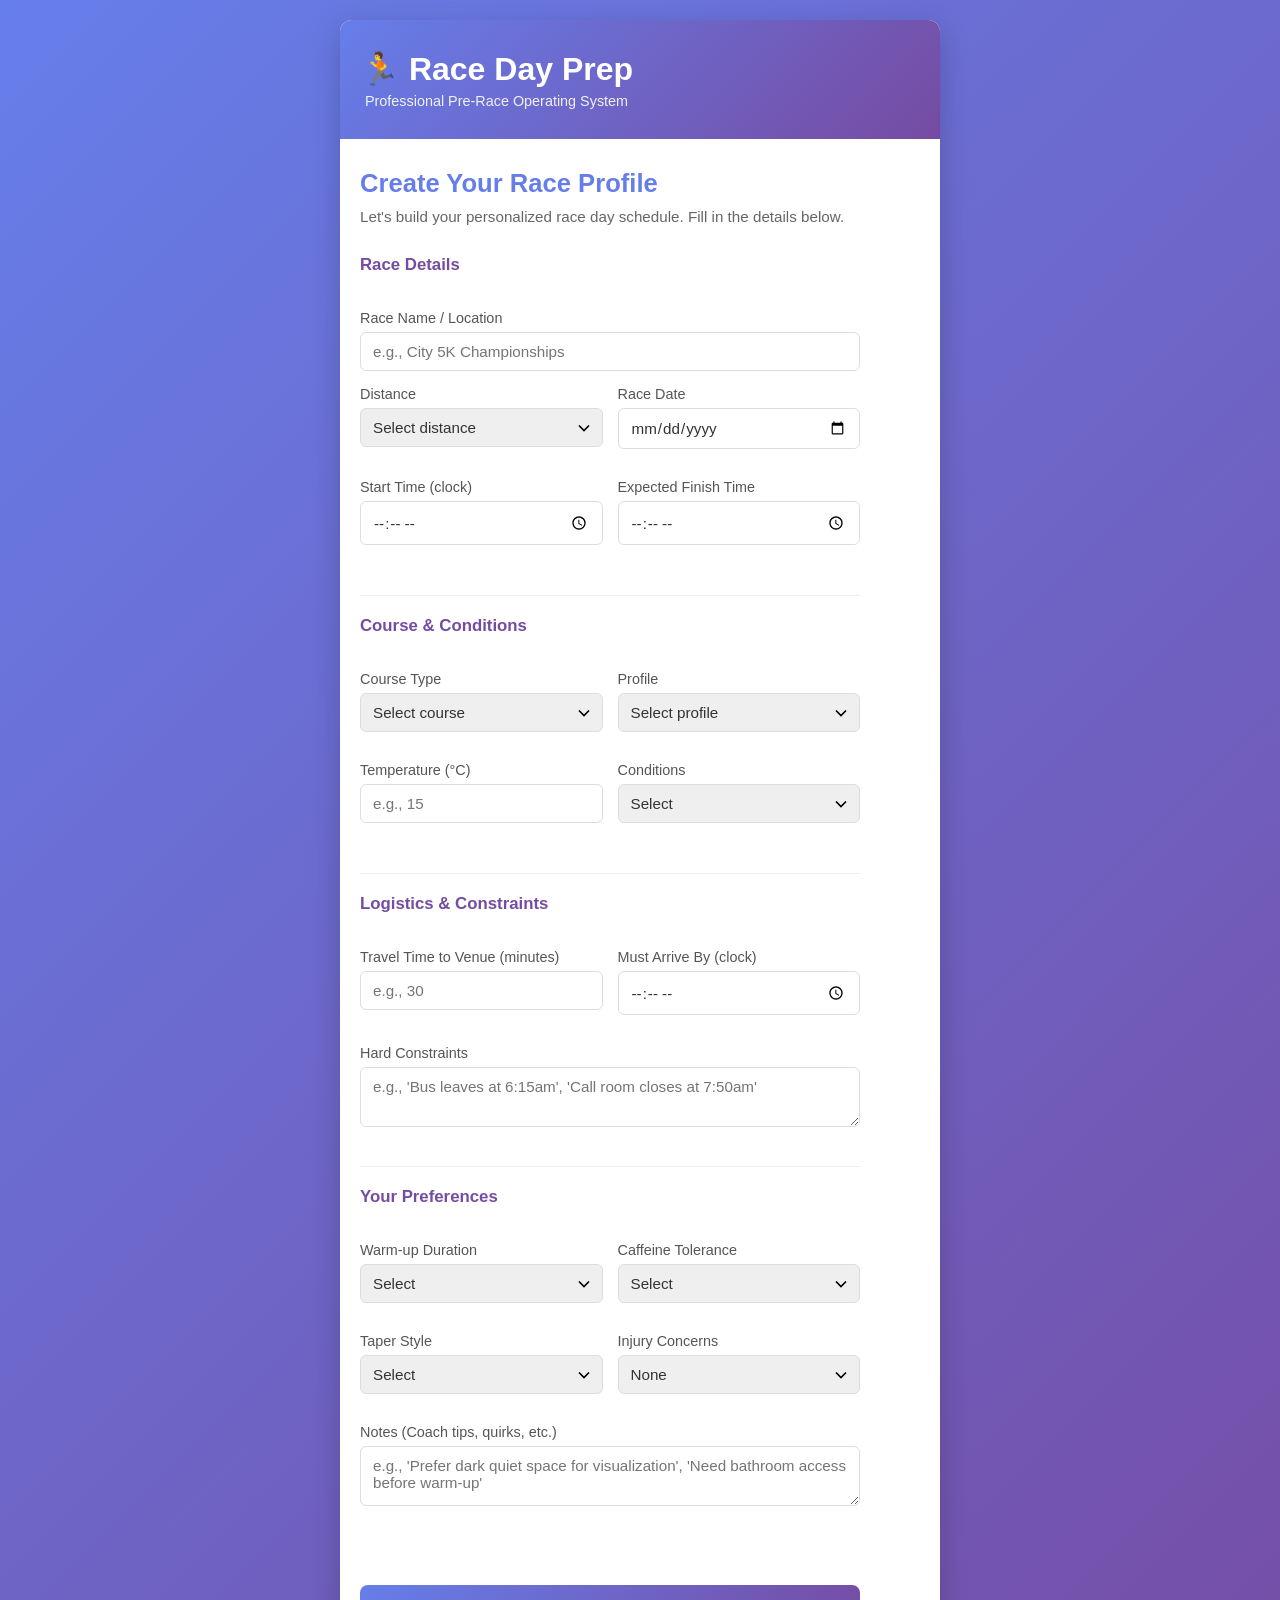
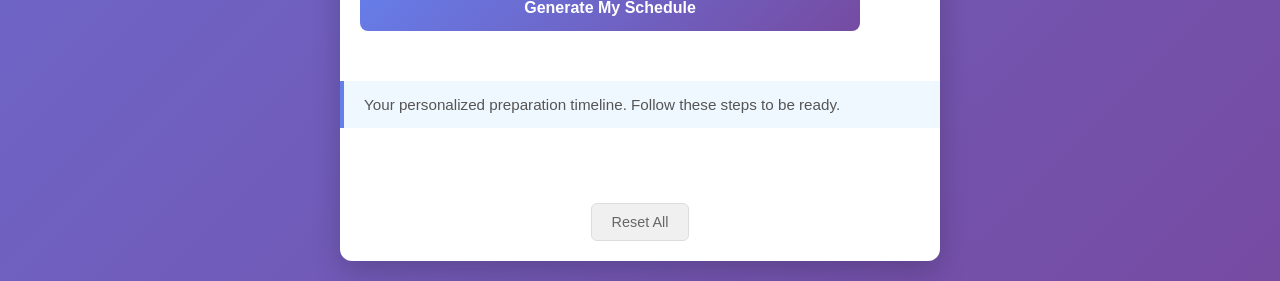
<file: index.html>
<!DOCTYPE html>
<html lang="en">
<head>
    <meta charset="UTF-8">
    <meta name="viewport" content="width=device-width, initial-scale=1.0">
    <title>Race Day Prep - Track Athletics</title>
    <link rel="stylesheet" href="styles.css">
</head>
<body>
    <div class="container">
        <header>
            <div style="display: flex; justify-content: space-between; align-items: center;">
                <div>
                    <h1>🏃 Race Day Prep</h1>
                    <p class="subtitle">Professional Pre-Race Operating System</p>
                </div>
                <div id="test-mode-badge" style="display: none; background: #fbbf24; padding: 8px 16px; border-radius: 20px; font-weight: 600; font-size: 0.9em; color: #78350f;">
                    🧪 TEST MODE
                </div>
            </div>
        </header>

        <!-- Setup Screen (Initial Profile Creation) -->
        <div id="setup-screen" class="setup-screen">
            <div class="setup-content">
                <h2>Create Your Race Profile</h2>
                <p class="setup-intro">Let's build your personalized race day schedule. Fill in the details below.</p>

                <form id="profile-form">
                    <!-- Race Basics -->
                    <fieldset class="form-section">
                        <legend>Race Details</legend>

                        <div class="form-group">
                            <label for="race-name">Race Name / Location</label>
                            <input type="text" id="race-name" name="raceName" placeholder="e.g., City 5K Championships" required>
                        </div>

                        <div class="form-row">
                            <div class="form-group">
                                <label for="race-distance">Distance</label>
                                <select id="race-distance" name="distance" required>
                                    <option value="">Select distance</option>
                                    <option value="50m">50m</option>
                                    <option value="60m">60m</option>
                                    <option value="100m">100m</option>
                                    <option value="200m">200m</option>
                                    <option value="800m">800m</option>
                                    <option value="1500m">1500m</option>
                                </select>
                            </div>

                            <div class="form-group">
                                <label for="race-date">Race Date</label>
                                <input type="date" id="race-date" name="date" required>
                            </div>
                        </div>

                        <div class="form-row">
                            <div class="form-group">
                                <label for="race-start-time">Start Time (clock)</label>
                                <input type="time" id="race-start-time" name="startTime" required>
                            </div>

                            <div class="form-group">
                                <label for="race-goal-time">Expected Finish Time</label>
                                <input type="time" id="race-goal-time" name="goalTime" placeholder="Optional">
                            </div>
                        </div>
                    </fieldset>

                    <!-- Course & Conditions -->
                    <fieldset class="form-section">
                        <legend>Course & Conditions</legend>

                        <div class="form-row">
                            <div class="form-group">
                                <label for="course-type">Course Type</label>
                                <select id="course-type" name="courseType" required>
                                    <option value="">Select course</option>
                                    <option value="track">Track</option>
                                    <option value="road">Road</option>
                                    <option value="trail">Trail</option>
                                    <option value="mixed">Mixed</option>
                                </select>
                            </div>

                            <div class="form-group">
                                <label for="course-profile">Profile</label>
                                <select id="course-profile" name="courseProfile" required>
                                    <option value="">Select profile</option>
                                    <option value="flat">Flat</option>
                                    <option value="rolling">Rolling Hills</option>
                                    <option value="mountainous">Mountainous</option>
                                </select>
                            </div>
                        </div>

                        <div class="form-row">
                            <div class="form-group">
                                <label for="weather-temp">Temperature (°C)</label>
                                <input type="number" id="weather-temp" name="weatherTemp" placeholder="e.g., 15" min="-10" max="40">
                            </div>

                            <div class="form-group">
                                <label for="weather-conditions">Conditions</label>
                                <select id="weather-conditions" name="weatherConditions">
                                    <option value="">Select</option>
                                    <option value="sunny">Sunny</option>
                                    <option value="cloudy">Cloudy</option>
                                    <option value="rain">Rain</option>
                                    <option value="windy">Windy</option>
                                </select>
                            </div>
                        </div>
                    </fieldset>

                    <!-- Logistics -->
                    <fieldset class="form-section">
                        <legend>Logistics & Constraints</legend>

                        <div class="form-row">
                            <div class="form-group">
                                <label for="travel-time">Travel Time to Venue (minutes)</label>
                                <input type="number" id="travel-time" name="travelTime" placeholder="e.g., 30" min="0" max="180" required>
                            </div>

                            <div class="form-group">
                                <label for="arrival-time">Must Arrive By (clock)</label>
                                <input type="time" id="arrival-time" name="arrivalTime" placeholder="Optional">
                            </div>
                        </div>

                        <div class="form-group">
                            <label for="hard-constraints">Hard Constraints</label>
                            <textarea id="hard-constraints" name="hardConstraints" placeholder="e.g., 'Bus leaves at 6:15am', 'Call room closes at 7:50am'" rows="2"></textarea>
                        </div>
                    </fieldset>

                    <!-- Athlete Profile -->
                    <fieldset class="form-section">
                        <legend>Your Preferences</legend>

                        <div class="form-row">
                            <div class="form-group">
                                <label for="warmup-duration">Warm-up Duration</label>
                                <select id="warmup-duration" name="warmupDuration" required>
                                    <option value="">Select</option>
                                    <option value="short">Short (20-30 min)</option>
                                    <option value="medium">Medium (45-60 min)</option>
                                    <option value="long">Long (60-90 min)</option>
                                </select>
                            </div>

                            <div class="form-group">
                                <label for="caffeine">Caffeine Tolerance</label>
                                <select id="caffeine" name="caffeineTolerance" required>
                                    <option value="">Select</option>
                                    <option value="none">None</option>
                                    <option value="1cup">1 cup coffee</option>
                                    <option value="2plus">2+ cups</option>
                                </select>
                            </div>
                        </div>

                        <div class="form-row">
                            <div class="form-group">
                                <label for="taper">Taper Style</label>
                                <select id="taper" name="taperPreference" required>
                                    <option value="">Select</option>
                                    <option value="rest">Complete rest</option>
                                    <option value="easy">Easy run</option>
                                    <option value="mobility">Light mobility only</option>
                                </select>
                            </div>

                            <div class="form-group">
                                <label for="injuries">Injury Concerns</label>
                                <select id="injuries" name="injuryConcerns">
                                    <option value="">None</option>
                                    <option value="ankle">Ankle</option>
                                    <option value="knee">Knee</option>
                                    <option value="hamstring">Hamstring</option>
                                    <option value="other">Other</option>
                                </select>
                            </div>
                        </div>

                        <div class="form-group">
                            <label for="notes">Notes (Coach tips, quirks, etc.)</label>
                            <textarea id="notes" name="notes" placeholder="e.g., 'Prefer dark quiet space for visualization', 'Need bathroom access before warm-up'" rows="2"></textarea>
                        </div>
                    </fieldset>

                    <button type="submit" class="btn-primary">Generate My Schedule</button>
                </form>
            </div>
        </div>

        <!-- Profile Summary (Shows after setup) -->
        <div id="profile-summary" class="profile-summary" style="display: none;">
            <div class="profile-card">
                <div class="profile-info">
                    <div class="profile-header">
                        <h3 id="summary-race-name">Race Name</h3>
                        <p id="summary-race-details">Distance • Date • Time</p>
                    </div>
                    <button id="edit-profile-btn" class="btn-edit">Edit Profile</button>
                </div>
                <div class="profile-status">
                    <p class="status-text">✅ Schedule Generated</p>
                </div>
            </div>
        </div>

        <div class="tab-container">
            <button class="tab-button active" data-tab="day-before">Day Before</button>
            <button class="tab-button" data-tab="race-day">Race Day</button>
            <button class="tab-button" data-tab="day-after">Recovery</button>
        </div>

        <!-- Day Before Tab -->
        <div id="day-before" class="tab-content active">
            <div class="timeline-intro">
                <p>Your personalized preparation timeline. Follow these steps to be ready.</p>
            </div>
            <!-- Timeline will be populated by JavaScript -->
            <div id="day-before-timeline" class="timeline-container"></div>
        </div>

        <!-- Race Day Tab -->
        <div id="race-day" class="tab-content">
            <!-- Start Race Day Button -->
            <div id="start-race-day-section" style="padding: 20px; text-align: center; border-bottom: 1px solid #eee;">
                <button id="start-race-day-btn" class="btn-start-race-day" style="display: none;">
                    🟢 START RACE DAY
                </button>
                <p id="race-day-status" style="color: #666; font-size: 0.9em; margin-top: 10px; display: none;">Race day in progress...</p>
            </div>

            <!-- Live Clock & Current Activity (Hidden until race day starts) -->
            <div id="live-clock-section" style="display: none; padding: 20px; background: linear-gradient(135deg, #667eea 0%, #764ba2 100%); color: white; border-bottom: 2px solid #667eea;">
                <div style="font-size: 1.3em; margin-bottom: 15px; font-weight: 600;">
                    🕐 <span id="live-clock-time">00:00 AM</span>
                </div>

                <div style="background: rgba(255,255,255,0.2); padding: 15px; border-radius: 8px; margin-bottom: 15px;">
                    <div style="font-size: 0.9em; opacity: 0.9; margin-bottom: 5px;">🟢 DOING NOW:</div>
                    <div style="font-size: 1.1em; font-weight: 600; margin-bottom: 10px;" id="current-activity-label">Wake Up</div>
                    <div style="font-size: 0.85em; opacity: 0.95; margin-bottom: 5px;" id="current-activity-desc">Light mobility, first drink of water</div>
                    <div style="font-size: 0.8em; opacity: 0.8;" id="current-activity-time">T-180 min</div>
                </div>

                <div style="background: rgba(255,255,255,0.15); padding: 12px; border-radius: 8px; margin-bottom: 15px;">
                    <div style="font-size: 0.85em; opacity: 0.9;">⏭️ NEXT UP:</div>
                    <div style="font-size: 0.95em; margin-top: 5px;" id="next-activity-label">Next activity</div>
                    <div style="font-size: 0.8em; opacity: 0.8; margin-top: 3px;" id="countdown-timer">In 30 minutes</div>
                </div>

                <div style="background: rgba(0,0,0,0.2); border-radius: 8px; padding: 10px; margin-bottom: 10px;">
                    <div style="font-size: 0.8em; margin-bottom: 5px; opacity: 0.9;">📊 Progress Through Day</div>
                    <div style="background: rgba(255,255,255,0.3); height: 6px; border-radius: 3px; overflow: hidden;">
                        <div id="progress-bar" style="background: #4ade80; height: 100%; width: 0%; transition: width 0.5s ease;"></div>
                    </div>
                    <div style="font-size: 0.75em; margin-top: 5px; opacity: 0.8;" id="progress-text">0% complete</div>
                </div>

                <div style="text-align: center;">
                    <button id="stop-race-day-btn" style="background: rgba(255,255,255,0.3); color: white; border: 1px solid white; padding: 8px 16px; border-radius: 6px; cursor: pointer; font-size: 0.85em;">Stop Race Day Mode</button>
                </div>
            </div>

            <div class="timeline-intro" id="timeline-intro-section">
                <p>Your personalized minute-by-minute race day protocol. Click "START RACE DAY" to begin real-time tracking.</p>
            </div>

            <!-- Timeline will be populated by JavaScript -->
            <div id="race-day-timeline" class="timeline-container"></div>
        </div>

        <!-- Day After (Recovery) Tab -->
        <div id="day-after" class="tab-content">
            <div class="section">
                <h2>🏆 Post-Race Recovery</h2>
                <p style="color: #666; font-size: 0.95em; margin-bottom: 20px; font-style: italic;">You ran a great race! Now focus on recovery to come back stronger.</p>

                <div class="card">
                    <h3>⏱️ First 30 Minutes Post-Race</h3>
                    <p><strong>Immediate Recovery Priority</strong></p>
                    <ul>
                        <li><strong>Cool Down Walk:</strong> Easy walking for 5-10 minutes to bring heart rate down gradually</li>
                        <li><strong>Hydration:</strong> Drink water or electrolyte drink immediately - sip steadily</li>
                        <li><strong>Quick Carbs:</strong> Eat something light with carbs within 30 min (banana, energy bar, dates)</li>
                        <li><strong>Celebrate:</strong> You earned it! Acknowledge your effort and what you accomplished</li>
                    </ul>
                </div>

                <div class="card">
                    <h3>🥤 Nutrition & Hydration</h3>
                    <p><strong>Recovery Window (30 min - 2 hours post-race)</strong></p>
                    <ul>
                        <li><strong>Carbs + Protein Meal:</strong> Eat within 1-2 hours (3:1 carbs to protein ratio is ideal)</li>
                        <li><strong>Examples:</strong> Pasta with chicken, rice with fish, bagel with turkey, eggs on toast</li>
                        <li><strong>Hydration:</strong> Drink 150% of body weight lost in sweat over 4-6 hours</li>
                        <li><strong>Electrolytes:</strong> Include sodium in recovery drink or meal to aid hydration retention</li>
                        <li><strong>Throughout the Day:</strong> Continue hydrating - drink more than usual</li>
                        <li><strong>Avoid:</strong> Excessive caffeine, alcohol (delays recovery)</li>
                    </ul>
                </div>

                <div class="card">
                    <h3>❄️ Cold Therapy (Ice Bath/Cold Water)</h3>
                    <p><strong>Timing:</strong> 30 min - 2 hours after finishing race</p>
                    <p><strong>Duration:</strong> 10-15 minutes (can break into 2x 7-8 min sessions)</p>
                    <ul>
                        <li><strong>Temperature:</strong> 50-59°F (10-15°C) is ideal - cold but tolerable</li>
                        <li><strong>Submersion:</strong> Submerge legs and lower body if full bath not available</li>
                        <li><strong>Breathing:</strong> Use controlled breathing to manage cold shock</li>
                        <li><strong>Benefits:</strong> Reduces inflammation, speeds recovery, decreases muscle soreness</li>
                        <li><strong>Alternative:</strong> Cold shower (1-2 min) if ice bath unavailable</li>
                        <li><strong>Post-Bath:</strong> Dry off, warm up, drink something warm</li>
                    </ul>
                </div>

                <div class="card">
                    <h3>🧘 Stretching & Mobility Work</h3>
                    <p><strong>Timing:</strong> Start gently 30-60 min post-race</p>
                    <p><strong>Duration:</strong> 15-20 minutes</p>
                    <ul>
                        <li><strong>Static Stretches (Hold 30-60 sec each):</strong>
                            <ul class="sub-list">
                                <li>Quads (standing or lying)</li>
                                <li>Hamstrings (forward fold or seated)</li>
                                <li>Calves (wall stretch)</li>
                                <li>Hip flexors (lunge position)</li>
                                <li>Glutes (figure 4 stretch)</li>
                                <li>Lower back (lying knee hug)</li>
                            </ul>
                        </li>
                        <li><strong>Key:</strong> Gentle stretches - don't push hard on tired muscles</li>
                        <li><strong>Breathing:</strong> Deep, relaxed breathing into each stretch</li>
                    </ul>
                </div>

                <div class="card">
                    <h3>🔄 Foam Rolling & Self-Massage</h3>
                    <p><strong>Timing:</strong> 1-2 hours post-race or next day (not immediately)</p>
                    <p><strong>Duration:</strong> 10-15 minutes</p>
                    <ul>
                        <li><strong>Foam Roll (gentle pressure):</strong>
                            <ul class="sub-list">
                                <li>Quads (slow passes, 1-2 min each leg)</li>
                                <li>IT band (side-lying, slow roll)</li>
                                <li>Hamstrings (seated, slow roll)</li>
                                <li>Calves (both legs together)</li>
                            </ul>
                        </li>
                        <li><strong>Massage Ball Work:</strong> Target tight spots, hold and breathe for 30 sec</li>
                        <li><strong>Manual Massage:</strong> Use hands to massage and release tense areas</li>
                        <li><strong>Key:</strong> Roll slowly - speed doesn't help recovery</li>
                    </ul>
                </div>

                <div class="card">
                    <h3>🔋 Active Recovery</h3>
                    <p><strong>Day After Race (24 hours post-race)</strong></p>
                    <ul>
                        <li><strong>Easy Walk:</strong> 20-30 min easy walk - gets blood flowing without stress</li>
                        <li><strong>Gentle Swimming:</strong> Light swimming can aid recovery (if available)</li>
                        <li><strong>Yoga or Tai Chi:</strong> Gentle, relaxing movement</li>
                        <li><strong>Avoid:</strong> Any hard running or intense workouts for at least 2-3 days</li>
                        <li><strong>Goal:</strong> Promote blood flow without adding stress to body</li>
                    </ul>
                </div>

                <div class="card">
                    <h3>😴 Sleep & Rest</h3>
                    <ul>
                        <li><strong>Priority:</strong> Sleep is when your body repairs and adapts</li>
                        <li><strong>That Night:</strong> Aim for extra sleep (9-10 hours if possible)</li>
                        <li><strong>Following Days:</strong> Prioritize sleep - get 7-9+ hours for next 2-3 days</li>
                        <li><strong>Naps:</strong> 20-30 min power naps are helpful for recovery</li>
                        <li><strong>Environment:</strong> Cool, dark, quiet room for best sleep quality</li>
                        <li><strong>Relaxation:</strong> Take it easy - minimal physical and mental stress</li>
                    </ul>
                </div>

                <div class="card">
                    <h3>🧠 Mental Recovery & Reflection</h3>
                    <ul>
                        <li><strong>Celebrate:</strong> You completed your race! Acknowledge your effort</li>
                        <li><strong>Reflect:</strong> What went well? What would you do differently?</li>
                        <li><strong>Journal:</strong> Write down how you felt, what you learned, race experience</li>
                        <li><strong>Stay Positive:</strong> Be kind to yourself about race performance</li>
                        <li><strong>Mental Rest:</strong> Give your mind time to recover too - reduce stressful activities</li>
                        <li><strong>Connect:</strong> Share your race story with friends/family</li>
                    </ul>
                </div>

                <div class="card">
                    <h3>📋 Recovery Checklist (First 24 Hours)</h3>
                    <label class="checkbox-item">
                        <input type="checkbox">
                        <span>Cool down walk (5-10 min)</span>
                    </label>
                    <label class="checkbox-item">
                        <input type="checkbox">
                        <span>Immediate hydration and light carbs</span>
                    </label>
                    <label class="checkbox-item">
                        <input type="checkbox">
                        <span>Ice bath or cold water therapy (10-15 min)</span>
                    </label>
                    <label class="checkbox-item">
                        <input type="checkbox">
                        <span>Stretching and mobility work (15-20 min)</span>
                    </label>
                    <label class="checkbox-item">
                        <input type="checkbox">
                        <span>Recovery meal with carbs + protein (within 1-2 hours)</span>
                    </label>
                    <label class="checkbox-item">
                        <input type="checkbox">
                        <span>Continue hydrating throughout the day</span>
                    </label>
                    <label class="checkbox-item">
                        <input type="checkbox">
                        <span>Light foam rolling or massage (1-2 hours later)</span>
                    </label>
                    <label class="checkbox-item">
                        <input type="checkbox">
                        <span>Get extra sleep (9-10 hours)</span>
                    </label>
                    <label class="checkbox-item">
                        <input type="checkbox">
                        <span>Mental reflection - journal or celebrate</span>
                    </label>
                </div>
            </div>
        </div>
    </div>

    <script src="script.js"></script>
</body>
</html>
</file>
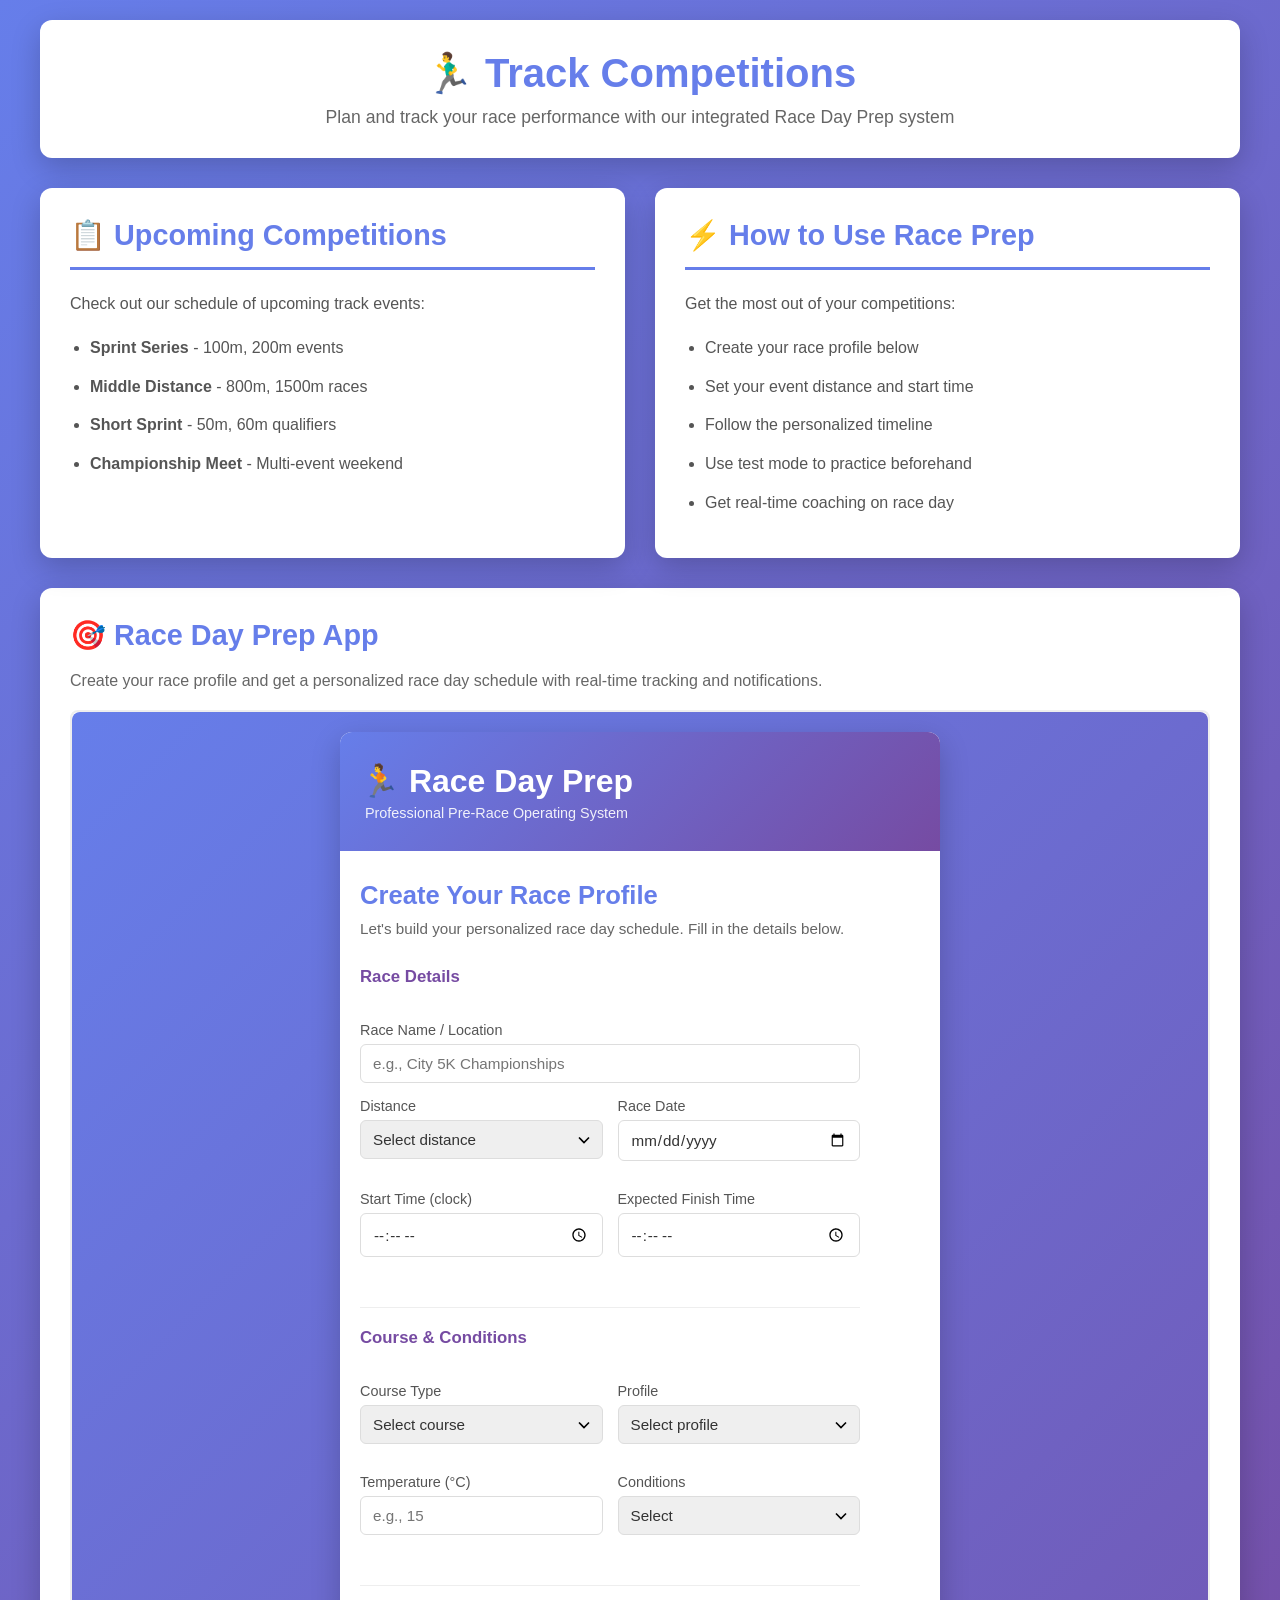
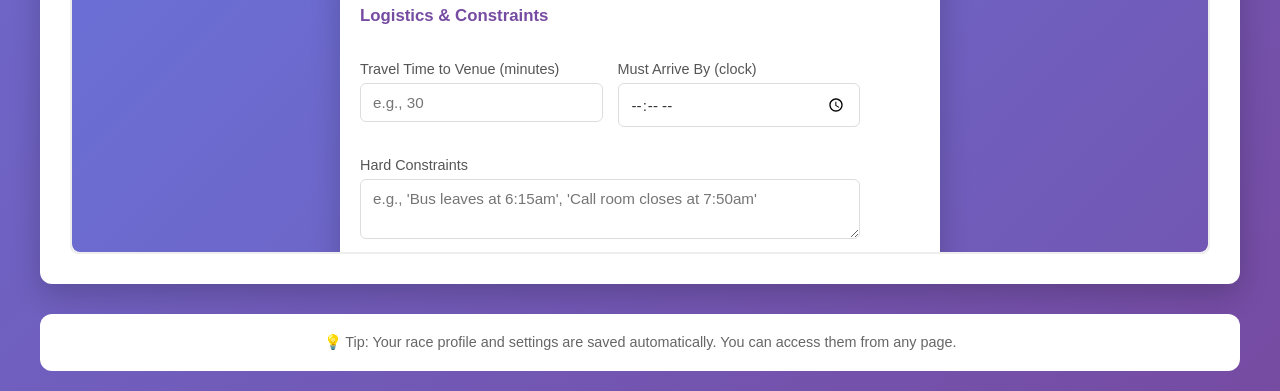
<file: competitions-page.html>
<!DOCTYPE html>
<html lang="en">
<head>
    <meta charset="UTF-8">
    <meta name="viewport" content="width=device-width, initial-scale=1.0">
    <title>Track Competitions & Race Prep</title>
    <style>
        * {
            margin: 0;
            padding: 0;
            box-sizing: border-box;
        }

        body {
            font-family: 'Segoe UI', Tahoma, Geneva, Verdana, sans-serif;
            background: linear-gradient(135deg, #667eea 0%, #764ba2 100%);
            min-height: 100vh;
            padding: 20px;
        }

        .competitions-container {
            max-width: 1200px;
            margin: 0 auto;
        }

        .header {
            background: white;
            padding: 30px;
            border-radius: 12px;
            margin-bottom: 30px;
            box-shadow: 0 10px 30px rgba(0, 0, 0, 0.2);
            text-align: center;
        }

        .header h1 {
            color: #667eea;
            margin-bottom: 10px;
            font-size: 2.5em;
        }

        .header p {
            color: #666;
            font-size: 1.1em;
        }

        .content-grid {
            display: grid;
            grid-template-columns: 1fr 1fr;
            gap: 30px;
            margin-bottom: 30px;
        }

        .section {
            background: white;
            padding: 30px;
            border-radius: 12px;
            box-shadow: 0 10px 30px rgba(0, 0, 0, 0.2);
        }

        .section h2 {
            color: #667eea;
            margin-bottom: 20px;
            font-size: 1.8em;
            border-bottom: 3px solid #667eea;
            padding-bottom: 15px;
        }

        .section p {
            color: #555;
            line-height: 1.8;
            margin-bottom: 15px;
            font-size: 1em;
        }

        .section ul {
            margin-left: 20px;
            color: #555;
            line-height: 1.8;
        }

        .section li {
            margin-bottom: 10px;
        }

        .iframe-container {
            background: white;
            padding: 30px;
            border-radius: 12px;
            box-shadow: 0 10px 30px rgba(0, 0, 0, 0.2);
            margin-bottom: 30px;
        }

        .iframe-container h2 {
            color: #667eea;
            margin-bottom: 20px;
            font-size: 1.8em;
        }

        .iframe-wrapper {
            position: relative;
            width: 100%;
            padding-bottom: 100%;
            height: 0;
            overflow: hidden;
            border-radius: 8px;
            border: 2px solid #eee;
        }

        .iframe-wrapper iframe {
            position: absolute;
            top: 0;
            left: 0;
            width: 100%;
            height: 100%;
            border: none;
            border-radius: 8px;
        }

        .footer {
            background: white;
            padding: 20px;
            border-radius: 12px;
            text-align: center;
            color: #666;
            font-size: 0.9em;
        }

        @media (max-width: 768px) {
            .content-grid {
                grid-template-columns: 1fr;
            }

            .header h1 {
                font-size: 1.8em;
            }

            .section h2 {
                font-size: 1.4em;
            }
        }
    </style>
</head>
<body>
    <div class="competitions-container">
        <!-- Header -->
        <div class="header">
            <h1>🏃‍♂️ Track Competitions</h1>
            <p>Plan and track your race performance with our integrated Race Day Prep system</p>
        </div>

        <!-- Content Grid -->
        <div class="content-grid">
            <!-- Competitions Info -->
            <div class="section">
                <h2>📋 Upcoming Competitions</h2>
                <p>Check out our schedule of upcoming track events:</p>
                <ul>
                    <li><strong>Sprint Series</strong> - 100m, 200m events</li>
                    <li><strong>Middle Distance</strong> - 800m, 1500m races</li>
                    <li><strong>Short Sprint</strong> - 50m, 60m qualifiers</li>
                    <li><strong>Championship Meet</strong> - Multi-event weekend</li>
                </ul>
            </div>

            <!-- How It Works -->
            <div class="section">
                <h2>⚡ How to Use Race Prep</h2>
                <p>Get the most out of your competitions:</p>
                <ul>
                    <li>Create your race profile below</li>
                    <li>Set your event distance and start time</li>
                    <li>Follow the personalized timeline</li>
                    <li>Use test mode to practice beforehand</li>
                    <li>Get real-time coaching on race day</li>
                </ul>
            </div>
        </div>

        <!-- Embedded Race Day Prep App -->
        <div class="iframe-container">
            <h2>🎯 Race Day Prep App</h2>
            <p style="color: #666; margin-bottom: 20px;">Create your race profile and get a personalized race day schedule with real-time tracking and notifications.</p>
            <div class="iframe-wrapper">
                <iframe
                    src="index.html"
                    title="Race Day Prep App">
                </iframe>
            </div>
        </div>

        <!-- Footer -->
        <div class="footer">
            <p>💡 Tip: Your race profile and settings are saved automatically. You can access them from any page.</p>
        </div>
    </div>
</body>
</html>
</file>
<file: styles.css>
* {
    margin: 0;
    padding: 0;
    box-sizing: border-box;
}

body {
    font-family: 'Segoe UI', Tahoma, Geneva, Verdana, sans-serif;
    background: linear-gradient(135deg, #667eea 0%, #764ba2 100%);
    min-height: 100vh;
    padding: 20px;
    color: #333;
}

.container {
    max-width: 600px;
    margin: 0 auto;
    background: white;
    border-radius: 12px;
    box-shadow: 0 10px 30px rgba(0, 0, 0, 0.2);
    overflow: hidden;
}

header {
    background: linear-gradient(135deg, #667eea 0%, #764ba2 100%);
    color: white;
    padding: 30px 20px;
    text-align: center;
}

header h1 {
    font-size: 2em;
    margin-bottom: 5px;
}

.subtitle {
    font-size: 0.9em;
    opacity: 0.9;
}

/* Setup Screen */
.setup-screen {
    padding: 30px 20px;
    background: white;
}

.setup-content {
    max-width: 500px;
}

.setup-content h2 {
    color: #667eea;
    margin-bottom: 10px;
    font-size: 1.6em;
}

.setup-intro {
    color: #666;
    margin-bottom: 30px;
    font-size: 0.95em;
}

/* Form Styles */
#profile-form {
    margin-bottom: 20px;
}

.form-section {
    border: none;
    padding: 20px 0;
    border-bottom: 1px solid #eee;
    margin-bottom: 20px;
}

.form-section:last-of-type {
    border-bottom: none;
}

.form-section legend {
    color: #764ba2;
    font-weight: 600;
    font-size: 1.05em;
    padding-bottom: 15px;
    display: block;
}

.form-group {
    margin-bottom: 15px;
}

.form-row {
    display: grid;
    grid-template-columns: 1fr 1fr;
    gap: 15px;
    margin-bottom: 15px;
}

.form-group label {
    display: block;
    margin-bottom: 6px;
    font-weight: 500;
    color: #555;
    font-size: 0.9em;
}

.form-group input,
.form-group select,
.form-group textarea {
    width: 100%;
    padding: 10px 12px;
    border: 1px solid #ddd;
    border-radius: 6px;
    font-family: inherit;
    font-size: 0.95em;
    transition: all 0.3s ease;
    color: #333;
}

.form-group input:focus,
.form-group select:focus,
.form-group textarea:focus {
    outline: none;
    border-color: #667eea;
    box-shadow: 0 0 0 3px rgba(102, 126, 234, 0.1);
    background: #f9f9ff;
}

.form-group textarea {
    resize: vertical;
    min-height: 60px;
}

.form-group select {
    cursor: pointer;
    appearance: none;
    background-image: url("data:image/svg+xml;charset=UTF-8,%3csvg xmlns='http://www.w3.org/2000/svg' viewBox='0 0 24 24' fill='none' stroke='currentColor' stroke-width='2'%3e%3cpolyline points='6 9 12 15 18 9'%3e%3c/polyline%3e%3c/svg%3e");
    background-repeat: no-repeat;
    background-position: right 8px center;
    background-size: 20px;
    padding-right: 32px;
}

.btn-primary {
    background: linear-gradient(135deg, #667eea 0%, #764ba2 100%);
    color: white;
    padding: 14px 30px;
    border: none;
    border-radius: 8px;
    font-size: 1em;
    font-weight: 600;
    cursor: pointer;
    width: 100%;
    transition: all 0.3s ease;
    margin-top: 20px;
}

.btn-primary:hover {
    transform: translateY(-2px);
    box-shadow: 0 8px 20px rgba(102, 126, 234, 0.3);
}

.btn-primary:active {
    transform: translateY(0);
}

/* Profile Summary Card */
.profile-summary {
    padding: 15px 20px;
    background: #f9f9f9;
    border-bottom: 1px solid #eee;
}

.profile-card {
    background: white;
    border: 2px solid #667eea;
    border-radius: 8px;
    padding: 15px;
    display: flex;
    justify-content: space-between;
    align-items: center;
}

.profile-info {
    flex: 1;
}

.profile-header h3 {
    color: #667eea;
    font-size: 1.1em;
    margin-bottom: 4px;
}

.profile-header p {
    color: #888;
    font-size: 0.85em;
}

.profile-status {
    text-align: right;
}

.status-text {
    color: #28a745;
    font-weight: 600;
    font-size: 0.9em;
}

.btn-edit {
    background: #f0f0f0;
    color: #667eea;
    border: 1px solid #ddd;
    padding: 8px 16px;
    border-radius: 6px;
    font-size: 0.85em;
    cursor: pointer;
    font-weight: 600;
    transition: all 0.3s ease;
    margin-top: 10px;
}

.btn-edit:hover {
    background: #e8e8e8;
    border-color: #667eea;
}

/* Tabs */
.tab-container {
    display: flex;
    background: #f0f0f0;
    border-bottom: 2px solid #ddd;
}

.tab-button {
    flex: 1;
    padding: 15px;
    border: none;
    background: none;
    cursor: pointer;
    font-size: 1em;
    font-weight: 600;
    color: #666;
    transition: all 0.3s ease;
    border-bottom: 3px solid transparent;
}

.tab-button:hover {
    background: #e8e8e8;
}

.tab-button.active {
    color: #667eea;
    background: white;
    border-bottom-color: #667eea;
}

/* Start Race Day Button */
.btn-start-race-day {
    background: linear-gradient(135deg, #10b981 0%, #059669 100%);
    color: white;
    border: none;
    padding: 16px 32px;
    font-size: 1.05em;
    font-weight: 700;
    border-radius: 8px;
    cursor: pointer;
    transition: all 0.3s ease;
    box-shadow: 0 4px 15px rgba(16, 185, 129, 0.3);
}

.btn-start-race-day:hover {
    transform: translateY(-2px);
    box-shadow: 0 6px 20px rgba(16, 185, 129, 0.4);
}

.btn-start-race-day:active {
    transform: translateY(0);
}

/* Timeline Intro */
.timeline-intro {
    padding: 15px 20px;
    background: #f0f8ff;
    border-left: 4px solid #667eea;
    margin-bottom: 15px;
}

.timeline-intro p {
    margin: 0;
    color: #555;
    font-size: 0.95em;
}

/* Timeline Container */
.timeline-container {
    padding: 20px;
}

.timeline-block {
    margin-bottom: 25px;
    padding: 15px;
    background: white;
    border-left: 4px solid #667eea;
    border-radius: 4px;
    transition: all 0.3s ease;
}

.timeline-block:hover {
    background: #f9f9f9;
    box-shadow: 0 2px 8px rgba(102, 126, 234, 0.1);
}

.timeline-block.completed {
    border-left-color: #28a745;
    background: #f8fff9;
    opacity: 0.7;
}

.timeline-block.current {
    border-left-color: #10b981;
    background: #ecfdf5;
    box-shadow: 0 0 0 3px rgba(16, 185, 129, 0.2);
}

.timeline-block.next {
    border-left-color: #3b82f6;
    background: #eff6ff;
    box-shadow: 0 0 0 3px rgba(59, 130, 246, 0.2);
}

.timeline-header {
    display: flex;
    align-items: baseline;
    margin-bottom: 10px;
    gap: 10px;
}

.timeline-time {
    background: linear-gradient(135deg, #667eea 0%, #764ba2 100%);
    color: white;
    padding: 6px 12px;
    border-radius: 6px;
    font-weight: 700;
    font-size: 0.95em;
    min-width: 70px;
    text-align: center;
}

.timeline-block.completed .timeline-time {
    background: #28a745;
}

.timeline-block.current .timeline-time {
    background: #10b981;
    color: white;
    animation: pulse 1.5s infinite;
}

.timeline-block.next .timeline-time {
    background: #3b82f6;
    color: white;
}

@keyframes pulse {
    0%, 100% { opacity: 1; }
    50% { opacity: 0.7; }
}

.timeline-activity {
    flex: 1;
}

.timeline-activity h3 {
    color: #764ba2;
    margin: 0 0 5px 0;
    font-size: 1em;
}

.timeline-activity p {
    color: #666;
    margin: 0;
    font-size: 0.9em;
    line-height: 1.4;
}

.timeline-action {
    margin-top: 10px;
    padding-top: 10px;
    border-top: 1px solid #eee;
    color: #555;
    font-size: 0.9em;
    font-style: italic;
}

.timeline-duration {
    color: #999;
    font-size: 0.85em;
    margin-top: 5px;
}

.timeline-indicator {
    display: inline-block;
    width: 12px;
    height: 12px;
    border-radius: 50%;
    margin-right: 8px;
    vertical-align: middle;
}

.timeline-indicator.upcoming {
    background: #ccc;
}

.timeline-indicator.current {
    background: #10b981;
    animation: pulse 1.5s infinite;
}

.timeline-indicator.next {
    background: #3b82f6;
}

.timeline-indicator.completed {
    background: #28a745;
}

/* Tab Content */
.tab-content {
    display: none;
    animation: fadeIn 0.3s ease;
}

.tab-content.active {
    display: block;
}

@keyframes fadeIn {
    from {
        opacity: 0;
    }
    to {
        opacity: 1;
    }
}

.section {
    padding: 20px;
    border-bottom: 1px solid #eee;
}

.section:last-child {
    border-bottom: none;
}

.section h2 {
    color: #667eea;
    font-size: 1.4em;
    margin-bottom: 20px;
    display: flex;
    align-items: center;
}

/* Checklists */
.checklist {
    margin-bottom: 25px;
}

.checklist h3 {
    color: #764ba2;
    font-size: 1.1em;
    margin-bottom: 12px;
    display: flex;
    align-items: center;
}

.checklist h3::before {
    content: "✓";
    display: inline-block;
    width: 24px;
    height: 24px;
    background: linear-gradient(135deg, #667eea 0%, #764ba2 100%);
    color: white;
    border-radius: 50%;
    text-align: center;
    line-height: 24px;
    margin-right: 10px;
    font-weight: bold;
    font-size: 0.9em;
}

.checkbox-item {
    display: flex;
    align-items: flex-start;
    padding: 10px 0;
    cursor: pointer;
    transition: opacity 0.2s ease;
}

.checkbox-item:hover {
    opacity: 0.8;
}

.checkbox-item input[type="checkbox"] {
    width: 20px;
    height: 20px;
    margin-right: 12px;
    margin-top: 2px;
    cursor: pointer;
    accent-color: #667eea;
}

.checkbox-item input[type="checkbox"]:checked + span {
    text-decoration: line-through;
    color: #999;
}

.checkbox-item span {
    flex: 1;
    line-height: 1.5;
    font-size: 0.95em;
}

.sub-list {
    margin-left: 32px;
    margin-top: 8px;
    margin-bottom: 8px;
    list-style-type: disc;
    color: #666;
    font-size: 0.9em;
}

.sub-list li {
    margin-bottom: 4px;
}

/* Cards */
.card {
    background: #f9f9f9;
    border-left: 4px solid #667eea;
    padding: 15px;
    margin-bottom: 15px;
    border-radius: 4px;
    transition: all 0.3s ease;
}

.card:hover {
    background: #f0f0f0;
    box-shadow: 0 2px 8px rgba(102, 126, 234, 0.1);
}

.card h3 {
    color: #764ba2;
    margin-bottom: 10px;
    font-size: 1.05em;
}

.card p {
    margin-bottom: 10px;
    color: #555;
    font-size: 0.95em;
    font-weight: 500;
}

.card ul {
    margin-left: 20px;
    color: #666;
    line-height: 1.8;
    font-size: 0.95em;
}

.card li {
    margin-bottom: 8px;
}

.card strong {
    color: #764ba2;
}

/* Responsive */
@media (max-width: 480px) {
    .container {
        border-radius: 0;
    }

    header {
        padding: 20px 15px;
    }

    header h1 {
        font-size: 1.6em;
    }

    .setup-content {
        padding: 0;
    }

    .setup-content h2 {
        font-size: 1.3em;
    }

    .form-row {
        grid-template-columns: 1fr;
        gap: 10px;
    }

    .form-section {
        padding: 15px 0;
    }

    .btn-primary {
        padding: 12px 20px;
        font-size: 0.95em;
    }

    .profile-card {
        flex-direction: column;
        align-items: flex-start;
    }

    .profile-status {
        text-align: left;
        margin-top: 10px;
    }

    .section {
        padding: 15px;
    }

    .section h2 {
        font-size: 1.2em;
    }

    .tab-button {
        padding: 12px;
        font-size: 0.9em;
    }
}

/* Print Styles */
@media print {
    body {
        background: white;
        padding: 0;
    }

    .container {
        box-shadow: none;
        max-width: 100%;
    }

    .tab-container {
        display: none;
    }

    .tab-content {
        display: block !important;
    }

    header {
        background: white;
        color: #333;
        border-bottom: 2px solid #333;
    }
}
</file>
